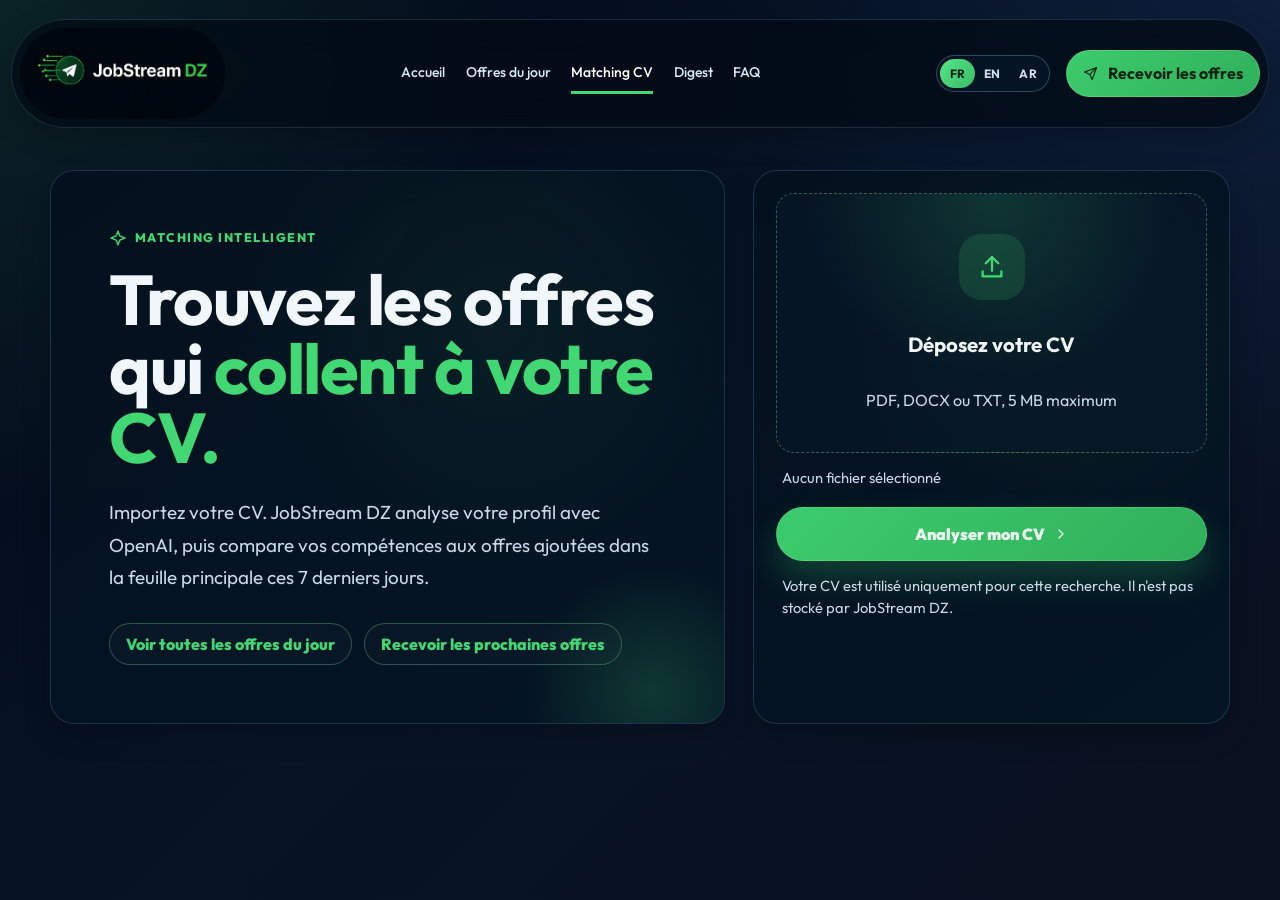
<file: cv-match/index.html>
<!doctype html>
<html lang="fr" dir="ltr">
  <head>
    <meta charset="UTF-8" />
    <meta name="viewport" content="width=device-width, initial-scale=1.0" />
    <title>JobStream DZ | Matching CV</title>
    <meta name="description" content="Importez votre CV et trouvez les offres JobStream DZ les plus pertinentes des 7 derniers jours." />
    <link rel="icon" type="image/png" href="/landing/assets/logo.png" />
    <link rel="preconnect" href="https://fonts.googleapis.com" />
    <link rel="preconnect" href="https://fonts.gstatic.com" crossorigin />
    <link
      href="https://fonts.googleapis.com/css2?family=Outfit:wght@400;500;600;700;800&family=Tajawal:wght@400;500;700;800&display=swap"
      rel="stylesheet"
    />
    <link rel="stylesheet" href="/landing/styles.css" />
    <link rel="stylesheet" href="styles.css?v=20260606-score-ring" />
  </head>
  <body>
    <svg class="icon-sprite" aria-hidden="true" focusable="false" xmlns="http://www.w3.org/2000/svg">
      <symbol id="icon-paper-plane" viewBox="0 0 24 24">
        <path d="M21.5 2.5L10.7 13.3" />
        <path d="M21.5 2.5L14.5 21.5L10.7 13.3L2.5 9.5L21.5 2.5Z" />
      </symbol>
      <symbol id="icon-menu" viewBox="0 0 24 24">
        <path d="M4 7H20" />
        <path d="M4 12H20" />
        <path d="M4 17H20" />
      </symbol>
      <symbol id="icon-close" viewBox="0 0 24 24">
        <path d="M6 6L18 18" />
        <path d="M6 18L18 6" />
      </symbol>
      <symbol id="icon-upload" viewBox="0 0 24 24">
        <path d="M12 15V4" />
        <path d="M7 9L12 4L17 9" />
        <path d="M4.5 15.5V19.5H19.5V15.5" />
      </symbol>
      <symbol id="icon-spark" viewBox="0 0 24 24">
        <path d="M12 2.8L14.4 9.2L21.2 12L14.4 14.8L12 21.2L9.6 14.8L2.8 12L9.6 9.2L12 2.8Z" />
      </symbol>
      <symbol id="icon-briefcase" viewBox="0 0 24 24">
        <rect x="3.5" y="7.5" width="17" height="12" rx="2" />
        <path d="M8.5 7.5V6.5C8.5 5.4 9.4 4.5 10.5 4.5H13.5C14.6 4.5 15.5 5.4 15.5 6.5V7.5" />
        <path d="M3.5 12.5H20.5" />
      </symbol>
      <symbol id="icon-chevron-right" viewBox="0 0 24 24">
        <path d="M9 6L15 12L9 18" />
      </symbol>
      <symbol id="icon-user" viewBox="0 0 24 24">
        <circle cx="12" cy="8" r="4" />
        <path d="M4.5 20C4.5 16.4 7.9 14 12 14C16.1 14 19.5 16.4 19.5 20" />
      </symbol>
      <symbol id="icon-bookmark" viewBox="0 0 24 24">
        <path d="M6.5 3.5H17.5V20.5L12 16.2L6.5 20.5V3.5Z" />
      </symbol>
    </svg>

    <div class="page-wrap cv-page-wrap">
      <header class="topbar">
        <a href="/landing/" class="brand" aria-label="JobStream DZ">
          <img src="/landing/assets/logo.png" alt="JobStream DZ" />
        </a>

        <div class="site-menu" id="site-menu">
          <nav class="main-nav" aria-label="Main navigation" data-i18n-aria-label="a11y.nav">
            <a href="/landing/" data-i18n="nav.home"></a>
            <a href="/jobs-today/" data-i18n="nav.jobsToday"></a>
            <a href="/cv-match/" class="is-current" aria-current="page" data-i18n="nav.cvMatch"></a>
            <a href="/landing/#live-feed" data-i18n="nav.feed"></a>
            <a href="/landing/#faq" data-i18n="nav.faq"></a>
          </nav>

          <div class="lang-switch" role="group" aria-label="Language switcher" data-i18n-aria-label="a11y.langSwitch">
            <button type="button" data-lang="fr" class="lang-btn is-active">FR</button>
            <button type="button" data-lang="en" class="lang-btn">EN</button>
            <button type="button" data-lang="ar" class="lang-btn">AR</button>
          </div>
        </div>

        <div class="topbar-actions">
          <a href="https://t.me/jobstream_dz" target="_blank" rel="noreferrer" class="join-btn">
            <svg class="icon plane" aria-hidden="true"><use href="#icon-paper-plane"></use></svg>
            <span data-i18n="nav.join"></span>
          </a>

          <button type="button" class="nav-toggle" aria-controls="site-menu" aria-expanded="false" aria-label="Menu" data-i18n-aria-label="a11y.menu">
            <svg class="icon nav-toggle-icon nav-toggle-icon-open" aria-hidden="true"><use href="#icon-menu"></use></svg>
            <svg class="icon nav-toggle-icon nav-toggle-icon-close" aria-hidden="true"><use href="#icon-close"></use></svg>
          </button>
        </div>
      </header>

      <main class="cv-main">
        <section class="cv-hero" aria-labelledby="cv-title">
          <div class="cv-hero-copy">
            <p class="cv-kicker"><svg class="icon" aria-hidden="true"><use href="#icon-spark"></use></svg><span data-i18n="cv.kicker"></span></p>
            <h1 id="cv-title" data-i18n-html="cv.title"></h1>
            <p class="cv-subtitle" data-i18n="cv.subtitle"></p>
            <div class="cv-hero-links">
              <a href="/jobs-today/" class="cv-text-link" data-i18n="cv.todayLink"></a>
              <a href="https://t.me/jobstream_dz" target="_blank" rel="noreferrer" class="cv-text-link" data-i18n="cv.telegramLink"></a>
            </div>
          </div>

          <form class="cv-upload-card" data-cv-form>
            <label class="cv-dropzone" for="cv-file">
              <span class="cv-upload-icon"><svg class="icon" aria-hidden="true"><use href="#icon-upload"></use></svg></span>
              <strong data-i18n="cv.uploadTitle"></strong>
              <span data-i18n="cv.uploadHint"></span>
              <input id="cv-file" name="cv" type="file" accept=".pdf,.docx,.txt" data-cv-file required />
            </label>
            <p class="cv-file-name" data-cv-file-name data-i18n="cv.noFile"></p>
            <button type="submit" class="cv-submit">
              <span data-submit-label data-i18n="cv.submit"></span>
              <svg class="icon" aria-hidden="true"><use href="#icon-chevron-right"></use></svg>
            </button>
            <p class="cv-privacy" data-i18n="cv.privacy"></p>
            <p class="cv-status" data-cv-status role="status" aria-live="polite"></p>
          </form>
        </section>

        <section class="cv-results-panel" data-results-panel hidden aria-labelledby="cv-results-title">
          <div class="cv-results-head">
            <div>
              <p class="cv-kicker"><svg class="icon" aria-hidden="true"><use href="#icon-briefcase"></use></svg><span data-i18n="results.kicker"></span></p>
              <h2 id="cv-results-title" data-i18n="results.title"></h2>
              <p data-results-meta></p>
            </div>
            <button type="button" class="cv-reset" data-cv-reset data-i18n="results.reset"></button>
          </div>

          <div class="cv-summary" data-candidate-summary></div>
          <div class="cv-matches" data-matches></div>
        </section>
      </main>
    </div>

    <script src="script.js?v=20260606-score-ring"></script>
  </body>
</html>
</file>
<file: landing/styles.css>
:root {
  --bg-0: #020a14;
  --bg-1: #06182c;
  --panel: rgba(7, 20, 36, 0.9);
  --panel-strong: #071f34;
  --border: rgba(108, 158, 196, 0.24);
  --text: #f1f6fb;
  --muted: #c9d8e6;
  --accent: #41d772;
  --accent-strong: #2db65a;
  --shadow: 0 10px 28px rgba(0, 0, 0, 0.22);
  --radius-xl: 16px;
  --radius-lg: 13px;
  --radius-md: 11px;
  --text-xs: 0.75rem;
  --text-sm: 0.875rem;
  --text-base: 1rem;
  --text-md: clamp(1rem, 0.94rem + 0.25vw, 1.125rem);
  --text-lg: clamp(1.125rem, 0.95rem + 0.6vw, 1.375rem);
  --text-xl: clamp(1.75rem, 1.1rem + 2.2vw, 2.75rem);
  --text-2xl: clamp(2.25rem, 1.4rem + 3.6vw, 3.75rem);
  --tracking-eyebrow: 0.14em;
  --section-gap: clamp(2.75rem, 7vw, 6.25rem);
}

* {
  box-sizing: border-box;
}

html {
  margin: 0;
  padding: 0;
  scroll-behavior: smooth;
}

body {
  margin: 0;
  padding: 0;
  overflow-x: clip;
  font-family: "Outfit", "Segoe UI", sans-serif;
  color: var(--text);
  background:
    linear-gradient(145deg, var(--bg-0) 0%, var(--bg-1) 53%, #020912 100%);
  line-height: 1.45;
  min-height: 100vh;
}

[dir="rtl"] body {
  font-family: "Tajawal", "Outfit", "Segoe UI", sans-serif;
}

.icon-sprite {
  position: absolute;
  width: 0;
  height: 0;
  overflow: hidden;
}

.icon {
  width: 1em;
  height: 1em;
  display: block;
  fill: none;
  stroke: currentColor;
  stroke-width: 1.85;
  stroke-linecap: round;
  stroke-linejoin: round;
  flex-shrink: 0;
}

.site-main {
  width: 100%;
  max-width: 100%;
  overflow-x: visible;
}

.page-wrap {
  width: min(1480px, calc(100% - 2rem));
  margin: 0 auto;
  padding: 1.2rem 0 2rem;
}

.topbar {
  position: relative;
  z-index: 20;
  display: grid;
  grid-template-columns: auto 1fr auto;
  align-items: center;
  gap: 1rem;
  padding: 0.5rem;
  border: 1px solid rgba(129, 181, 218, 0.18);
  border-radius: 999px;
  background: rgba(2, 10, 20, 0.72);
  box-shadow: var(--shadow);
  backdrop-filter: blur(18px);
}

.site-menu {
  display: flex;
  align-items: center;
  gap: 1rem;
  min-width: 0;
}

.site-menu .main-nav {
  margin-inline: auto;
}

.nav-toggle {
  display: none;
  align-items: center;
  justify-content: center;
  width: 44px;
  height: 44px;
  padding: 0;
  border: 1px solid var(--border);
  border-radius: 999px;
  color: var(--muted);
  background: var(--panel);
  box-shadow: var(--shadow);
  cursor: pointer;
  transition: transform 160ms ease, border-color 160ms ease, color 160ms ease, background 160ms ease;
}

.nav-toggle:hover {
  transform: translateY(-1px);
  color: var(--text);
  border-color: rgba(126, 233, 166, 0.42);
}

.nav-toggle[aria-expanded="true"] {
  color: var(--accent);
  border-color: rgba(126, 233, 166, 0.5);
}

.nav-toggle-icon {
  width: 1.35rem;
  height: 1.35rem;
}

.nav-toggle-icon-close {
  display: none;
}

.nav-toggle[aria-expanded="true"] .nav-toggle-icon-open {
  display: none;
}

.nav-toggle[aria-expanded="true"] .nav-toggle-icon-close {
  display: block;
}

.brand {
  display: inline-flex;
  align-items: center;
  text-decoration: none;
}

.brand img {
  width: 205px;
  height: auto;
  border-radius: 999px;
}

.main-nav {
  display: flex;
  justify-content: center;
  flex-wrap: wrap;
  gap: clamp(0.65rem, 1.6vw, 1.45rem);
}

.main-nav a {
  text-decoration: none;
  color: #d8e7f4;
  font-size: var(--text-sm);
  font-weight: 500;
  padding: 0.54rem 0;
  border-bottom: 3px solid transparent;
  transition: 150ms ease;
}

.main-nav a:hover {
  color: #ffffff;
}

.main-nav a.is-current {
  color: #ffffff;
  border-bottom-color: var(--accent);
}

.topbar-actions {
  display: inline-flex;
  align-items: center;
  gap: 0.5rem;
}

.lang-switch {
  display: inline-flex;
  align-items: center;
  border: 1px solid rgba(125, 171, 204, 0.35);
  border-radius: 999px;
  background: rgba(8, 24, 40, 0.72);
  padding: 0.2rem;
}

.lang-btn {
  border: 0;
  background: transparent;
  color: #cce0ee;
  font: inherit;
  font-weight: 700;
  font-size: var(--text-xs);
  letter-spacing: 0.03em;
  border-radius: 999px;
  padding: 0.35rem 0.58rem;
  cursor: pointer;
  transition: 150ms ease;
}

.lang-btn:hover {
  color: #ffffff;
}

.lang-btn.is-active {
  color: #042516;
  background: linear-gradient(135deg, #56e688, #3abb66);
}

.join-btn,
.btn-primary {
  display: inline-flex;
  align-items: center;
  justify-content: center;
  gap: 0.58rem;
  text-decoration: none;
  border-radius: var(--radius-md);
  font-weight: 700;
  transition: 160ms ease;
}

.join-btn {
  color: #042516;
  font-size: var(--text-base);
  padding: 0.8rem 1.15rem;
  border: 1px solid rgba(126, 233, 166, 0.3);
  background: linear-gradient(135deg, #3ccc6c, #30af5b);
  box-shadow: none;
  white-space: nowrap;
}

.topbar .join-btn {
  min-height: 44px;
  padding: 0.7rem 1rem;
  border-radius: 999px;
}

.btn-primary {
  min-height: 50px;
  padding: 0.9rem 1.35rem;
  border-radius: 999px;
  font-size: var(--text-base);
  color: #042516;
  border: 1px solid rgba(130, 234, 168, 0.28);
  background: linear-gradient(135deg, #40cf70, #31b15c);
}

.join-btn:hover,
.btn-primary:hover {
  transform: translateY(-1px);
  filter: brightness(1.05);
}

.lang-btn:focus-visible,
.join-btn:focus-visible,
.btn-primary:focus-visible,
.phone-open-trigger:focus-visible,
.phone-modal-close:focus-visible,
.phone-preview-expand:focus-visible,
.phone-mockup:focus-visible,
.nav-toggle:focus-visible,
.main-nav a:focus-visible,
.footer-nav a:focus-visible,
.brand:focus-visible,
.hero-cv-teaser:focus-visible,
.live-feed-dropdown-trigger:focus-visible,
.live-feed-search:focus-visible,
.live-feed-chip:focus-visible,
.live-feed-clear:focus-visible {
  outline: 2px solid rgba(126, 233, 166, 0.9);
  outline-offset: 2px;
}

html.phone-modal-lock,
body.phone-modal-lock {
  overflow: hidden;
}

.plane {
  width: 0.95rem;
  height: 0.95rem;
}

.hero-panel {
  position: relative;
  display: grid;
  grid-template-columns: minmax(0, 1.12fr) minmax(0, 0.88fr);
  min-height: 690px;
  margin-top: 3rem;
  border: 1px solid var(--border);
  border-radius: 28px;
  background: linear-gradient(145deg, rgba(2, 9, 18, 0.98), rgba(3, 24, 39, 0.94));
  box-shadow: var(--shadow);
  overflow: hidden;
}

.hero-panel::before {
  content: "";
  position: absolute;
  inset: 0;
  pointer-events: none;
  z-index: 1;
  background:
    linear-gradient(90deg, rgba(2, 10, 20, 0.18), transparent 48%),
    radial-gradient(circle at 80% 62%, rgba(0, 0, 0, 0.45), transparent 42%);
}

.hero-monument {
  position: absolute;
  left: 0;
  top: 0;
  width: 54%;
  height: 100%;
  object-fit: cover;
  object-position: left bottom;
  pointer-events: none;
  opacity: 0.055;
  mix-blend-mode: normal;
  filter: saturate(0.72) contrast(0.98);
  z-index: 0;
}

.hero-copy {
  position: relative;
  z-index: 3;
  display: flex;
  flex-direction: column;
  justify-content: center;
  min-width: 0;
  padding: clamp(2rem, 5vw, 5rem) clamp(1.35rem, 4vw, 4.2rem);
}

.hero-kicker {
  max-width: 52ch;
  margin: 0;
  color: var(--muted);
  letter-spacing: var(--tracking-eyebrow);
  text-transform: uppercase;
  font-size: var(--text-xs);
  font-weight: 700;
}

.hero-copy h1 {
  max-width: min(1120px, 100%);
  margin: 0.82rem 0 0;
  font-size: var(--text-2xl);
  line-height: 0.94;
  letter-spacing: 0;
  text-wrap: balance;
}

[data-lang="ar"] .hero-copy h1 {
  line-height: 1.08;
  font-size: var(--text-2xl);
}

.hero-copy h1 span {
  color: var(--accent);
}

.hero-sub {
  max-width: 66ch;
  margin: 1.25rem 0 0;
  color: var(--muted);
  font-size: var(--text-md);
}

[data-lang="ar"] .hero-sub {
  max-width: 42ch;
}

.hero-actions {
  margin-top: 1.8rem;
  display: flex;
  flex-wrap: wrap;
  gap: 0.65rem;
}

.hero-cv-teaser {
  margin-top: 1.25rem;
  display: flex;
  align-items: center;
  gap: 0.85rem;
  max-width: 440px;
  padding: 0.8rem 1rem;
  border: 1px solid rgba(132, 181, 217, 0.3);
  border-radius: var(--radius-lg);
  background: rgba(8, 24, 40, 0.78);
  color: var(--text);
  text-decoration: none;
  transition: 160ms ease;
}

.hero-cv-teaser:hover {
  transform: translateY(-1px);
  border-color: rgba(126, 233, 166, 0.45);
  background: rgba(10, 30, 49, 0.9);
}

.hero-cv-teaser-icon {
  flex: 0 0 auto;
  display: inline-flex;
  align-items: center;
  justify-content: center;
  width: 2.4rem;
  height: 2.4rem;
  border-radius: 10px;
  color: var(--accent);
  background: rgba(65, 215, 114, 0.14);
}

.hero-cv-teaser-icon .icon {
  width: 1.3rem;
  height: 1.3rem;
}

.hero-cv-teaser-copy {
  display: flex;
  flex-direction: column;
  gap: 0.12rem;
  min-width: 0;
}

.hero-cv-teaser-title {
  font-weight: 700;
  font-size: var(--text-base);
}

.hero-cv-teaser-text {
  color: var(--muted);
  font-size: var(--text-sm);
  line-height: 1.3;
}

.hero-cv-teaser-cta {
  margin-inline-start: auto;
  flex: 0 0 auto;
  display: inline-flex;
  align-items: center;
  gap: 0.28rem;
  color: var(--accent);
  font-weight: 700;
  font-size: var(--text-sm);
  white-space: nowrap;
}

.hero-cv-teaser-cta .icon {
  width: 1rem;
  height: 1rem;
}

.hero-visuals {
  position: relative;
  z-index: 2;
  min-width: 0;
  overflow: visible;
}

.map-art {
  position: absolute;
  inset-block-start: -5%;
  inset-inline-start: -8%;
  width: 118%;
  height: 112%;
  object-fit: cover;
  object-position: left center;
  opacity: 0.24;
  filter: saturate(0.9) contrast(1.22);
}

.flag-art {
  position: absolute;
  inset-inline-end: -4%;
  inset-block-start: 20%;
  width: min(360px, 44%);
  opacity: 0.14;
  filter: contrast(1.1) saturate(1.2);
}

.section-intro {
  display: grid;
  gap: 0.32rem;
}

.section-intro h2 {
  margin: 0;
  font-size: var(--text-xl);
  line-height: 1.1;
}

.section-intro p {
  margin: 0;
  color: var(--muted);
  font-size: var(--text-base);
  max-width: 70ch;
}

.live-feed-panel {
  position: relative;
  isolation: isolate;
  display: grid;
  grid-template-columns: minmax(260px, 0.78fr) minmax(0, 1.22fr);
  gap: clamp(1.5rem, 4vw, 3.5rem);
  align-items: start;
  margin-top: var(--section-gap);
  padding: clamp(2.25rem, 5vw, 4rem) 0;
  scroll-margin-top: 6rem;
}

.live-feed-panel::before {
  content: "";
  position: absolute;
  inset-block: 0;
  inset-inline: calc(50% - 50vw);
  z-index: -1;
  border-block: 1px solid rgba(126, 233, 166, 0.12);
  background:
    radial-gradient(ellipse 55% 70% at 12% 0%, rgba(65, 215, 114, 0.07), transparent 70%),
    linear-gradient(180deg, #04111d, #061a2b);
  pointer-events: none;
}

.live-feed-head {
  position: sticky;
  top: clamp(5rem, 12vh, 8rem);
  display: flex;
  flex-direction: column;
  gap: 1.1rem;
  padding-block: clamp(0.6rem, 2vw, 1.6rem);
}

.live-feed-body {
  min-width: 0;
}

.live-feed-intro {
  display: flex;
  flex-direction: column;
  align-items: start;
  gap: 0.55rem;
}

.live-feed-title-wrap {
  display: grid;
  row-gap: 0.2rem;
}

.live-feed-title-wrap h2 {
  margin: 0;
}

.live-feed-status {
  margin: 0;
  display: grid;
  justify-items: start;
  gap: 0.18rem;
  text-align: start;
}

.live-feed-status-main {
  color: #7fe5ab;
  font-size: var(--text-base);
  font-weight: 600;
  display: inline-flex;
  align-items: center;
  gap: 0.38rem;
}

.live-feed-status-dot {
  width: 0.52rem;
  height: 0.52rem;
  border-radius: 999px;
  background: #7fe5ab;
  box-shadow: 0 0 0 3px rgba(127, 229, 171, 0.14);
  flex-shrink: 0;
}

.live-feed-status-date {
  color: #d4deea;
  font-size: var(--text-sm);
}

.sr-only {
  position: absolute;
  width: 1px;
  height: 1px;
  padding: 0;
  margin: -1px;
  overflow: hidden;
  clip: rect(0 0 0 0);
  white-space: nowrap;
  border: 0;
}

.live-feed-controls {
  margin-top: 0.95rem;
  display: flex;
  flex-direction: column;
  align-items: stretch;
  gap: 0.7rem;
}

.live-feed-controls[hidden] {
  display: none;
}

.live-feed-controls-top {
  display: flex;
  flex-wrap: wrap;
  align-items: center;
  gap: 0.55rem;
}

.live-feed-facets {
  display: flex;
  flex-direction: column;
  gap: 0.6rem;
}

.live-feed-facet {
  display: flex;
  flex-wrap: wrap;
  align-items: center;
  gap: 0.45rem 0.6rem;
}

.live-feed-facet[hidden] {
  display: none;
}

.live-feed-facet-label {
  flex: 0 0 auto;
  font-size: var(--text-xs);
  font-weight: 600;
  letter-spacing: var(--tracking-eyebrow);
  text-transform: uppercase;
  color: var(--muted);
}

.live-feed-dropdown {
  position: relative;
  flex: 0 1 auto;
  min-width: 0;
}

.live-feed-dropdown-trigger {
  display: inline-flex;
  align-items: center;
  gap: 0.45rem;
  max-width: 18rem;
  padding: 0.42rem 0.85rem;
  border: 1px solid var(--border);
  border-radius: 999px;
  background: rgba(7, 24, 40, 0.8);
  color: var(--text);
  font: inherit;
  font-size: var(--text-sm);
  cursor: pointer;
}

.live-feed-dropdown-trigger:hover {
  border-color: rgba(126, 233, 166, 0.5);
}

.live-feed-dropdown-value {
  overflow: hidden;
  text-overflow: ellipsis;
  white-space: nowrap;
}

.live-feed-dropdown-caret {
  flex: 0 0 auto;
  width: 0.7rem;
  height: 0.7rem;
  transition: transform 0.2s ease;
}

.live-feed-dropdown.is-open .live-feed-dropdown-caret {
  transform: rotate(180deg);
}

.live-feed-dropdown-panel {
  position: absolute;
  top: calc(100% + 0.4rem);
  inset-inline-start: 0;
  z-index: 40;
  min-width: 14rem;
  max-width: min(24rem, 84vw);
  max-height: 17rem;
  overflow-y: auto;
  display: flex;
  flex-direction: column;
  gap: 0.25rem;
  padding: 0.45rem;
  border: 1px solid var(--border);
  border-radius: var(--radius-md);
  background: var(--panel-strong);
  box-shadow: var(--shadow);
}

.live-feed-dropdown-panel[hidden] {
  display: none;
}

.live-feed-dropdown-panel .live-feed-chip {
  width: 100%;
  text-align: start;
  border-radius: 8px;
  white-space: normal;
}

.live-feed-search {
  flex: 1 1 14rem;
  min-width: 0;
  padding: 0.6rem 0.95rem;
  border: 1px solid var(--border);
  border-radius: 999px;
  background: rgba(4, 18, 32, 0.85);
  color: var(--text);
  font: inherit;
  font-size: var(--text-base);
}

.live-feed-search::placeholder {
  color: var(--muted);
}

.live-feed-chips {
  display: flex;
  flex-wrap: wrap;
  gap: 0.4rem;
}

.live-feed-chip {
  padding: 0.42rem 0.85rem;
  border: 1px solid var(--border);
  border-radius: 999px;
  background: rgba(7, 24, 40, 0.8);
  color: var(--muted);
  font: inherit;
  font-size: var(--text-sm);
  cursor: pointer;
  transition:
    color 220ms ease,
    border-color 220ms ease,
    background-color 220ms ease;
}

.live-feed-chip:hover {
  color: var(--text);
  border-color: rgba(126, 233, 166, 0.5);
}

.live-feed-chip.is-active {
  color: #04130a;
  border-color: var(--accent);
  background: var(--accent);
  font-weight: 600;
}

.live-feed-clear {
  margin-inline-start: auto;
  padding: 0.42rem 0.7rem;
  border: 0;
  border-radius: 999px;
  background: transparent;
  color: #7fe5ab;
  font: inherit;
  font-size: var(--text-sm);
  cursor: pointer;
  text-decoration: underline;
  text-underline-offset: 3px;
}

.live-feed-grid {
  display: grid;
  grid-template-columns: repeat(2, minmax(0, 1fr));
  gap: 0.9rem;
}

.live-job-card {
  position: relative;
  display: flex;
  flex-direction: column;
  gap: 0.85rem;
  padding: 1rem 1.05rem;
  border: 1px solid var(--border);
  border-radius: var(--radius-lg);
  background: linear-gradient(180deg, rgba(10, 30, 48, 0.94), rgba(7, 22, 37, 0.94));
  transform: translateZ(0);
  transition:
    transform 700ms cubic-bezier(0.16, 1, 0.3, 1),
    border-color 420ms ease,
    box-shadow 420ms ease,
    background-color 420ms ease;
}

.live-job-card.is-linked {
  cursor: pointer;
}

.live-job-card h3 {
  margin: 0;
  font-size: var(--text-md);
  line-height: 1.28;
}

.live-job-topline {
  display: flex;
  align-items: center;
  justify-content: space-between;
  gap: 0.52rem;
}

.live-job-company {
  margin: 0.2rem 0 0;
  color: var(--muted);
  font-size: var(--text-sm);
}

.live-job-title-link {
  color: inherit;
  text-decoration: none;
}

.live-job-title-link::after {
  content: "";
  position: absolute;
  inset: 0;
  border-radius: inherit;
}

.live-job-title-link:focus-visible {
  outline: none;
}

.live-job-title-link:focus-visible::after {
  outline: 2px solid rgba(126, 233, 166, 0.9);
  outline-offset: 2px;
}

.live-job-chips {
  margin: 0;
  padding: 0;
  list-style: none;
  display: flex;
  flex-wrap: wrap;
  gap: 0.4rem;
}

.live-job-chip {
  padding: 0.22rem 0.6rem;
  border: 1px solid rgba(108, 158, 196, 0.22);
  border-radius: 999px;
  background: rgba(255, 255, 255, 0.03);
  color: var(--muted);
  font-size: var(--text-xs);
  line-height: 1.4;
}

.live-job-footer {
  margin-top: auto;
  padding-top: 0.75rem;
  border-top: 1px solid rgba(108, 158, 196, 0.14);
}

.live-job-source {
  color: var(--text);
  margin: 0;
  border-radius: 999px;
  border: 1px solid rgba(83, 180, 130, 0.4);
  background: rgba(24, 88, 60, 0.3);
  padding: 0.25rem 0.52rem;
  font-size: var(--text-xs);
  font-weight: 700;
  letter-spacing: 0.08em;
  text-transform: uppercase;
}

.live-job-source.source-linkedin {
  border-color: rgba(79, 170, 224, 0.46);
  background: rgba(31, 86, 122, 0.34);
}

.live-job-source.source-emploitic {
  border-color: rgba(157, 124, 249, 0.48);
  background: rgba(90, 59, 154, 0.34);
}

.live-job-source.source-naukrigulf {
  border-color: rgba(132, 104, 240, 0.48);
  background: rgba(66, 46, 138, 0.34);
}

.live-job-source.source-jobdz {
  border-color: rgba(237, 166, 96, 0.5);
  background: rgba(137, 75, 24, 0.35);
}

.live-job-source.source-jobindz {
  border-color: rgba(237, 166, 96, 0.5);
  background: rgba(137, 75, 24, 0.35);
}

.live-job-age {
  position: relative;
  z-index: 1;
  margin: 0;
  color: #d3deea;
  font-size: var(--text-xs);
  white-space: nowrap;
}

.live-job-cta {
  display: inline-flex;
  align-items: center;
  gap: 0.4rem;
  color: var(--accent);
  font-size: var(--text-sm);
  font-weight: 700;
}

.live-job-cta .icon {
  width: 1rem;
  height: 1rem;
  transition: transform 220ms ease;
}

[dir="rtl"] .live-job-cta .icon {
  transform: scaleX(-1);
}

.live-feed-more {
  margin-top: 1.25rem;
  display: inline-flex;
  align-items: center;
  gap: 0.5rem;
  color: #49db7e;
  text-decoration: none;
  font-size: var(--text-md);
  font-weight: 700;
}

.live-feed-more-icon,
.live-feed-more-arrow {
  display: inline-grid;
  place-items: center;
  transition: transform 700ms cubic-bezier(0.16, 1, 0.3, 1);
}

.live-feed-more-icon .icon {
  width: 1.02rem;
  height: 1.02rem;
}

.live-feed-more-arrow .icon {
  width: 1.08rem;
  height: 1.08rem;
}

.live-feed-empty {
  margin: 0;
  color: var(--muted);
  font-size: var(--text-sm);
  grid-column: 1 / -1;
  border: 1px dashed rgba(109, 165, 199, 0.28);
  border-radius: var(--radius-md);
  padding: 1rem;
  text-align: center;
}

.bottom-banner {
  position: relative;
  margin-top: var(--section-gap);
  border-radius: var(--radius-lg);
  border: 1px solid var(--border);
  background: #061522;
  overflow: hidden;
  min-height: 116px;
  display: grid;
  place-items: center;
}

.skyline {
  position: absolute;
  bottom: 0;
  opacity: 0.18;
  pointer-events: none;
  transform-origin: center bottom;
}

.skyline-left {
  left: 0;
  width: min(470px, 32%);
}

.skyline-right {
  right: 0;
  width: min(420px, 29%);
}

.banner-content {
  text-align: center;
  position: relative;
  z-index: 1;
  padding: 0.8rem 1rem 0.74rem;
}

.banner-content h2 {
  margin: 0;
  font-size: var(--text-xl);
}

.banner-content p {
  margin: 0.28rem 0 0.68rem;
  color: #e8f0f8;
  font-size: var(--text-base);
}

.banner-btn {
  padding-inline: 1.55rem;
}

.banner-content small {
  display: block;
  margin-top: 0.34rem;
  color: #c8d6e3;
  font-size: var(--text-sm);
}

.site-footer {
  margin-top: 2.5rem;
  padding: 1.5rem 0.5rem 0.5rem;
  border-top: 1px solid var(--border);
  display: flex;
  flex-wrap: wrap;
  align-items: center;
  justify-content: space-between;
  gap: 1rem 1.5rem;
}

.site-footer .brand img {
  width: 150px;
}

.footer-nav {
  display: flex;
  flex-wrap: wrap;
  gap: 0.5rem 1.25rem;
}

.footer-nav a {
  color: #d8e7f4;
  text-decoration: none;
  font-size: var(--text-sm);
  padding: 0.35rem 0;
  transition: 150ms ease;
}

.footer-nav a:hover {
  color: #ffffff;
}

.footer-copyright {
  flex-basis: 100%;
  color: #c8d6e3;
  font-size: var(--text-sm);
}

.phone-mockup {
  --phone-tilt: 2deg;
  position: absolute;
  inset-inline-end: clamp(0.6rem, 3vw, 3rem);
  inset-block-start: 10%;
  z-index: 5;
  width: min(390px, 56%);
  min-width: 280px;
  overflow: visible;
  color: inherit;
  text-decoration: none;
  cursor: pointer;
  touch-action: manipulation;
  filter: drop-shadow(0 18px 28px rgba(0, 0, 0, 0.4));
}

.phone-modal-backdrop {
  position: fixed;
  inset: 0;
  z-index: 1000;
  opacity: 0;
  background: rgba(0, 8, 14, 0.68);
  backdrop-filter: blur(18px) saturate(1.18);
  -webkit-backdrop-filter: blur(18px) saturate(1.18);
}

.phone-modal-backdrop[hidden] {
  display: none;
}

.phone-open-trigger {
  position: absolute;
  inset: 0;
  z-index: 7;
  border: 0;
  border-radius: 42px;
  background: transparent;
  cursor: pointer;
}

.phone-modal-close {
  position: absolute;
  inset-block-start: -0.35rem;
  inset-inline-end: -0.35rem;
  z-index: 12;
  width: 2.55rem;
  height: 2.55rem;
  border: 1px solid rgba(126, 233, 166, 0.38);
  border-radius: 999px;
  color: #eafff3;
  background: rgba(4, 18, 29, 0.92);
  box-shadow: 0 16px 38px rgba(0, 0, 0, 0.38);
  cursor: pointer;
  font: inherit;
  font-size: 1.5rem;
  font-weight: 800;
  line-height: 1;
}

.phone-tap-hint {
  position: absolute;
  inset-inline-end: clamp(0.35rem, 2vw, 1rem);
  inset-block-start: -0.55rem;
  z-index: 8;
  display: inline-flex;
  align-items: center;
  gap: 0.38rem;
  padding: 0.5rem 0.72rem;
  border: 1px solid rgba(126, 233, 166, 0.46);
  border-radius: 999px;
  color: #eafff3;
  background: rgba(8, 38, 29, 0.92);
  box-shadow: 0 12px 28px rgba(0, 0, 0, 0.34), 0 0 0 0 rgba(126, 233, 166, 0.18);
  pointer-events: none;
  font-size: clamp(0.68rem, 1.1vw, 0.78rem);
  font-weight: 800;
  line-height: 1;
  white-space: nowrap;
  animation: none;
}

.phone-tap-hint::before {
  content: "";
  width: 0.48rem;
  height: 0.48rem;
  border-radius: 999px;
  background: #7fe5ab;
  box-shadow: 0 0 0 4px rgba(127, 229, 171, 0.13);
}

.phone-mockup.is-modal-open .phone-tap-hint {
  display: none;
}

.phone-mockup.is-modal-open {
  position: fixed;
  inset: auto;
  inset-inline: auto;
  top: 50%;
  left: 50%;
  width: min(430px, calc(100vw - 1.5rem));
  min-width: 0;
  z-index: 1002;
  overflow: visible;
  cursor: default;
  transform: translate(-50%, -50%);
}

.phone-mockup.is-modal-open .phone-open-trigger {
  pointer-events: none;
  opacity: 0;
}

.phone-mockup.is-modal-open .phone-shell {
  transform: rotate(0deg);
}

.phone-shell {
  position: relative;
  overflow: hidden;
  padding: 0.62rem;
  border: 1px solid rgba(129, 181, 218, 0.34);
  border-radius: 42px;
  background:
    linear-gradient(145deg, rgba(202, 230, 249, 0.22), rgba(8, 28, 46, 0.08) 32%, rgba(0, 0, 0, 0.74)),
    #050b12;
  box-shadow:
    inset 0 0 0 1px rgba(255, 255, 255, 0.06),
    inset 0 -26px 34px rgba(0, 0, 0, 0.46);
  transform: rotate(var(--phone-tilt));
  transform-origin: center;
  transition: transform 420ms cubic-bezier(0.16, 1, 0.3, 1), box-shadow 420ms ease;
}

.phone-bezel {
  position: relative;
  overflow: hidden;
  padding: 0.52rem;
  border-radius: 34px;
  background: #020710;
  box-shadow: inset 0 0 0 1px rgba(126, 233, 166, 0.1);
}

.phone-speaker {
  position: absolute;
  inset-block-start: 0.58rem;
  inset-inline: 50% auto;
  z-index: 4;
  width: 4.6rem;
  height: 0.34rem;
  border-radius: 999px;
  background: rgba(158, 190, 214, 0.18);
  transform: translateX(-50%);
}

.phone-screen {
  position: relative;
  isolation: isolate;
  height: clamp(420px, 49vw, 540px);
  overflow: hidden;
  scrollbar-width: none;
  -ms-overflow-style: none;
  display: flex;
  flex-direction: column;
  gap: 0.72rem;
  padding: 1.45rem 0.9rem 0.9rem;
  border: 1px solid rgba(108, 158, 196, 0.2);
  border-radius: 28px;
  background:
    linear-gradient(180deg, #071a2b 0%, #03111f 100%);
}

.phone-screen-glow {
  position: absolute;
  inset: 0;
  z-index: -1;
  pointer-events: none;
  background: linear-gradient(180deg, rgba(255, 255, 255, 0.03), transparent 20%);
}

.phone-preview-header {
  display: flex;
  align-items: flex-start;
  justify-content: space-between;
  gap: 0.7rem;
}

.phone-preview-kicker {
  margin: 0;
  color: var(--muted);
  font-size: 0.68rem;
  font-weight: 800;
  letter-spacing: 0.12em;
  text-transform: uppercase;
}

.phone-preview-title {
  margin: 0.2rem 0 0;
  font-size: 1.14rem;
  line-height: 1;
}

.phone-preview-badge {
  display: inline-flex;
  align-items: center;
  gap: 0.34rem;
  padding: 0.34rem 0.52rem;
  border: 1px solid rgba(126, 233, 166, 0.34);
  border-radius: 999px;
  color: #a0f4c3;
  background: rgba(31, 111, 73, 0.22);
  font-size: 0.66rem;
  font-weight: 800;
  letter-spacing: 0.08em;
  text-transform: uppercase;
  white-space: nowrap;
}

.phone-preview-badge::before {
  content: "";
  width: 0.42rem;
  height: 0.42rem;
  border-radius: 999px;
  background: #7fe5ab;
  box-shadow: 0 0 0 4px rgba(127, 229, 171, 0.13);
}

.phone-mockup[data-phone-mode="fallback"] .phone-preview-badge,
.phone-mockup[data-phone-mode="loading"] .phone-preview-badge {
  border-color: rgba(132, 181, 217, 0.32);
  color: #cfe1ee;
  background: rgba(51, 91, 122, 0.24);
}

.phone-mockup[data-phone-mode="fallback"] .phone-preview-badge::before,
.phone-mockup[data-phone-mode="loading"] .phone-preview-badge::before {
  background: #8fb4cf;
  box-shadow: 0 0 0 4px rgba(143, 180, 207, 0.12);
}

.phone-preview-status {
  margin: 0;
  color: var(--muted);
  min-height: 2.35em;
  font-size: 0.76rem;
  line-height: 1.32;
}

.phone-preview-list {
  display: grid;
  gap: 0.58rem;
  overflow: hidden;
}

.phone-mockup.is-modal-open .phone-screen {
  height: min(74vh, 620px);
}

.phone-mockup.is-modal-open .phone-preview-list {
  flex: 1 1 auto;
  min-height: 0;
  padding-inline-end: 0.15rem;
}

.phone-mockup.is-modal-open.is-expanded .phone-preview-list {
  overflow-y: auto;
  overscroll-behavior: contain;
  -webkit-overflow-scrolling: touch;
  scrollbar-width: thin;
  scrollbar-color: rgba(126, 233, 166, 0.42) transparent;
}

.phone-mockup.is-modal-open.is-expanded .phone-preview-list::-webkit-scrollbar {
  width: 6px;
  height: 6px;
  display: block;
}

.phone-mockup.is-modal-open.is-expanded .phone-preview-list::-webkit-scrollbar-thumb {
  border-radius: 999px;
  background: rgba(126, 233, 166, 0.42);
}

.phone-job-card {
  position: relative;
  overflow: hidden;
  padding: 0.72rem;
  border: 1px solid rgba(109, 165, 199, 0.22);
  border-radius: 17px;
  background:
    linear-gradient(135deg, rgba(255, 255, 255, 0.045), transparent 44%),
    rgba(5, 21, 36, 0.82);
  box-shadow: inset 0 1px 0 rgba(255, 255, 255, 0.04);
}

.phone-job-card h3 {
  margin: 0;
  font-size: clamp(0.86rem, 1.05vw, 1rem);
  line-height: 1.18;
}

.phone-job-meta {
  margin: 0.38rem 0 0;
  color: var(--muted);
  font-size: 0.73rem;
  line-height: 1.3;
}

.phone-job-row {
  margin-top: 0.56rem;
  display: flex;
  align-items: center;
  justify-content: space-between;
  gap: 0.5rem;
}

.phone-job-source {
  min-width: 0;
  overflow: hidden;
  text-overflow: ellipsis;
  white-space: nowrap;
  padding: 0.23rem 0.45rem;
  border: 1px solid var(--border);
  border-radius: 999px;
  color: var(--muted);
  background: #142738;
  font-size: 0.63rem;
  font-weight: 800;
  letter-spacing: 0.08em;
  text-transform: uppercase;
}

.phone-job-time {
  flex: 0 0 auto;
  margin: 0;
  color: var(--muted);
  font-size: 0.68rem;
}

.phone-preview-empty {
  margin: 0;
  padding: 1rem 0.8rem;
  border: 1px dashed rgba(109, 165, 199, 0.28);
  border-radius: 17px;
  background: rgba(5, 21, 36, 0.58);
  color: var(--muted);
  font-size: 0.8rem;
  text-align: center;
}

.phone-job-skeleton {
  border: 1px dashed rgba(109, 165, 199, 0.28);
  border-radius: 17px;
  background: rgba(5, 21, 36, 0.58);
  height: 5.45rem;
  overflow: hidden;
  position: relative;
}

.phone-job-skeleton::after {
  content: "";
  position: absolute;
  inset: 0;
  background: linear-gradient(90deg, transparent, rgba(255, 255, 255, 0.08), transparent);
  animation: phone-skeleton-sweep 1.4s ease-in-out infinite;
}

.phone-preview-expand {
  display: inline-flex;
  align-items: center;
  justify-content: center;
  min-height: 38px;
  border: 1px solid rgba(126, 233, 166, 0.32);
  border-radius: 999px;
  color: #a7f5c6;
  background: rgba(26, 94, 64, 0.22);
  cursor: pointer;
  font: inherit;
  font-size: 0.78rem;
  font-weight: 800;
  text-decoration: none;
}

.phone-preview-expand:hover {
  border-color: rgba(126, 233, 166, 0.56);
  background: rgba(31, 111, 73, 0.34);
}

.phone-preview-expand[hidden] {
  display: none;
}

@keyframes phone-skeleton-sweep {
  from {
    transform: translateX(-100%);
  }

  to {
    transform: translateX(100%);
  }
}

.phone-preview-cta {
  margin-top: auto;
  min-height: 44px;
  display: inline-flex;
  align-items: center;
  justify-content: center;
  gap: 0.42rem;
  border: 1px solid rgba(77, 170, 224, 0.36);
  border-radius: 999px;
  color: #eaf7ff;
  background: linear-gradient(135deg, rgba(54, 152, 214, 0.92), rgba(41, 121, 184, 0.92));
  text-decoration: none;
  font-size: 0.86rem;
  font-weight: 800;
  cursor: pointer;
}

.phone-preview-cta:hover {
  filter: brightness(1.06);
}

.phone-preview-cta .icon {
  width: 0.92rem;
  height: 0.92rem;
}

.story-panel,
.proof-panel,
.faq-panel {
  display: grid;
  grid-template-columns: minmax(260px, 0.78fr) minmax(0, 1.22fr);
  gap: clamp(1.5rem, 5vw, 5rem);
  align-items: start;
  margin-top: var(--section-gap);
  padding: clamp(1.4rem, 3vw, 2.4rem);
  border: 1px solid rgba(108, 158, 196, 0.2);
  border-radius: 30px;
  background: #061522;
  box-shadow: var(--shadow);
}

.story-panel,
.proof-panel {
  padding-inline: 0;
  border: 0;
  border-radius: 0;
  background: transparent;
  box-shadow: none;
}

.story-head,
.proof-head,
.faq-head {
  position: sticky;
  top: clamp(5rem, 12vh, 8rem);
  max-width: 560px;
  padding-block: clamp(0.5rem, 2vw, 1.5rem);
}

.story-eyebrow,
.proof-eyebrow,
.faq-eyebrow {
  margin: 0 0 0.9rem;
  font-size: var(--text-xs);
  font-weight: 600;
  letter-spacing: var(--tracking-eyebrow);
  text-transform: uppercase;
  color: var(--muted);
}

.story-head h2,
.proof-head h2,
.faq-head h2 {
  margin: 0;
  font-size: var(--text-xl);
  line-height: 1.05;
  letter-spacing: 0;
}

.proof-head h2 span {
  color: var(--text);
}

.story-reveal,
.proof-reveal,
.faq-reveal {
  max-width: 42ch;
  margin: 1.2rem 0 0;
  color: var(--muted);
  font-size: var(--text-md);
}

.story-pipeline,
.proof-pipeline,
.faq-pipeline {
  --progress: 1;
  position: relative;
  margin: 0;
  padding: clamp(0.5rem, 2vw, 1.5rem) 0;
  list-style: none;
}

.story-pipeline::before,
.proof-pipeline::before,
.faq-pipeline::before {
  content: "";
  position: absolute;
  inset-block: 1.8rem;
  inset-inline-start: calc(1.4rem - 1px);
  width: 2px;
  border-radius: 2px;
  pointer-events: none;
  background:
    linear-gradient(#7898b0, #7898b0) top / 100% calc(var(--progress) * 100%) no-repeat,
    var(--border);
}

.story-step,
.proof-step,
.faq-step {
  position: relative;
  display: grid;
  grid-template-columns: 2.8rem minmax(0, 1fr);
  gap: clamp(0.9rem, 2vw, 1.6rem);
  align-items: start;
  padding-block: clamp(1rem, 2.5vw, 1.75rem);
}

.story-step-index,
.proof-step-index,
.faq-step-index {
  position: relative;
  z-index: 1;
  display: inline-flex;
  align-items: center;
  justify-content: center;
  width: 2.8rem;
  height: 2.8rem;
  border: 1px solid var(--border);
  border-radius: 50%;
  background: var(--panel-strong);
  color: var(--muted);
  font-size: var(--text-sm);
  font-weight: 600;
  font-variant-numeric: tabular-nums;
  transition:
    color 400ms ease,
    border-color 400ms ease,
    box-shadow 400ms ease,
    transform 400ms ease;
}

.story-step.is-active .story-step-index,
.proof-step.is-active .proof-step-index,
.faq-step.is-active .faq-step-index {
  color: var(--text);
  border-color: #7898b0;
}

.story-step-body,
.proof-step-body,
.faq-step-body {
  padding-top: 0.3rem;
}

.story-step-body h3,
.proof-step-body h3,
.faq-step-body h3 {
  margin: 0;
  font-size: var(--text-lg);
  line-height: 1.2;
  letter-spacing: 0;
}

.story-step-body p,
.proof-step-body p,
.faq-step-body p {
  max-width: 46ch;
  margin: 0.7rem 0 0;
  color: var(--muted);
  font-size: var(--text-base);
  line-height: 1.55;
}

[dir="rtl"] .hero-copy,
[dir="rtl"] .section-intro,
[dir="rtl"] .live-job-card,
[dir="rtl"] .phone-screen,
[dir="rtl"] .phone-job-card,
[dir="rtl"] .phone-preview-status,
[dir="rtl"] .story-head,
[dir="rtl"] .story-step-body,
[dir="rtl"] .proof-head,
[dir="rtl"] .proof-step-body,
[dir="rtl"] .faq-head,
[dir="rtl"] .faq-step-body {
  text-align: right;
}

[dir="rtl"] .topbar-actions {
  flex-direction: row-reverse;
}

[dir="rtl"] .phone-mockup {
  --phone-tilt: -2deg;
}

[dir="rtl"] .phone-speaker {
  transform: translateX(50%);
}

[dir="rtl"] .hero-cv-teaser-cta .icon,
[dir="rtl"] .phone-preview-cta .icon {
  transform: scaleX(-1);
}

@media (hover: hover) {
  .live-job-card.is-linked:hover {
    transform: translateY(-3px);
    border-color: rgba(126, 233, 166, 0.38);
    box-shadow: 0 14px 30px rgba(1, 10, 20, 0.45);
  }

  .live-job-card.is-linked:hover .live-job-cta .icon {
    transform: translateX(3px);
  }

  [dir="rtl"] .live-job-card.is-linked:hover .live-job-cta .icon {
    transform: scaleX(-1) translateX(3px);
  }

  .live-feed-more:hover .live-feed-more-icon,
  .live-feed-more:hover .live-feed-more-arrow {
    transform: scale(1.08);
  }

  .phone-mockup:not(.is-modal-open):hover .phone-shell,
  .phone-mockup:not(.is-modal-open):focus-within .phone-shell {
    transform: rotate(var(--phone-tilt)) translateY(-6px) scale(1.012);
  }

  .phone-mockup:not(.is-modal-open):hover .phone-tap-hint,
  .phone-mockup:not(.is-modal-open):focus-within .phone-tap-hint {
    transform: translateY(-2px);
  }
}

@media (max-width: 1380px) {
  .page-wrap {
    width: min(1480px, calc(100% - 1.4rem));
  }

  .hero-monument {
    width: 56%;
  }
}

@media (max-width: 1180px) {
  .topbar {
    gap: 0.72rem;
  }

  .brand img {
    width: 160px;
  }

  .main-nav {
    gap: 0.75rem;
  }

  .main-nav a {
    font-size: var(--text-sm);
  }

  .topbar .join-btn {
    padding-inline: 0.82rem;
    font-size: var(--text-sm);
  }

  .hero-panel {
    grid-template-columns: 1fr;
    min-height: 0;
  }

  .hero-copy h1,
  [data-lang="ar"] .hero-copy h1 {
    font-size: var(--text-2xl);
  }

  .hero-monument {
    width: 100%;
    height: 56%;
    top: auto;
    bottom: 0;
    opacity: 0.06;
  }

  .hero-visuals {
    min-height: 500px;
    overflow: hidden;
    border-top: 1px solid rgba(86, 134, 169, 0.18);
  }

  .phone-mockup {
    inset-inline-end: clamp(1rem, 5vw, 3rem);
    inset-block-start: 2.2rem;
    width: min(360px, 42%);
    min-width: 276px;
  }

  .phone-mockup.is-modal-open {
    width: min(430px, calc(100vw - 1.5rem));
    min-width: 0;
  }

  .phone-screen {
    height: 440px;
  }
}

@media (max-width: 860px) {
  .page-wrap {
    width: min(100% - 1rem, 1480px);
    padding-top: 0.7rem;
  }

  .topbar {
    grid-template-columns: auto minmax(0, 1fr);
    justify-items: center;
    gap: 0.35rem;
  }

  .brand img {
    width: 132px;
  }

  .nav-toggle {
    display: inline-flex;
    flex: 0 0 auto;
  }

  .site-menu {
    position: absolute;
    inset-inline: 0;
    inset-block-start: calc(100% + 0.5rem);
    flex-direction: column;
    align-items: stretch;
    gap: 0.65rem;
    padding: 0.85rem;
    border: 1px solid var(--border);
    border-radius: var(--radius-xl);
    background: #061522;
    box-shadow: 0 26px 64px rgba(0, 0, 0, 0.5);
    backdrop-filter: blur(18px);
    z-index: 60;
    opacity: 0;
    visibility: hidden;
    transform: translateY(-8px);
    transition: opacity 180ms ease, transform 180ms ease, visibility 180ms ease;
  }

  .site-menu.is-open {
    opacity: 1;
    visibility: visible;
    transform: translateY(0);
  }

  .site-menu .main-nav {
    margin-inline: 0;
    flex-direction: column;
    align-items: stretch;
    gap: 0.15rem;
    padding-block-end: 0.65rem;
    border-block-end: 1px solid var(--border);
  }

  .site-menu .main-nav a {
    font-size: var(--text-base);
    padding: 0.72rem 0.8rem;
    border-bottom: 0;
    border-radius: var(--radius-md);
    transition: background 150ms ease, color 150ms ease;
  }

  .site-menu .main-nav a:hover {
    background: rgba(255, 255, 255, 0.05);
  }

  .site-menu .main-nav a.is-current {
    color: #eafff3;
    font-weight: 600;
    background: rgba(65, 215, 114, 0.16);
    border-inline-start: 3px solid var(--accent);
  }

  .site-menu .lang-switch {
    align-self: stretch;
    justify-content: center;
    padding: 0.25rem;
  }

  .site-menu .lang-btn {
    flex: 1;
    min-height: 44px;
    padding: 0.5rem;
    font-size: var(--text-sm);
  }

  .topbar-actions {
    min-width: 0;
    justify-content: end;
  }

  [dir="rtl"] .topbar-actions {
    flex-direction: row;
  }

  .topbar .join-btn {
    min-width: 0;
    flex: 0 1 auto;
    min-height: 42px;
    padding: 0.58rem 0.9rem;
    font-size: var(--text-sm);
    white-space: normal;
    text-align: center;
  }

  .topbar .join-btn span {
    overflow-wrap: anywhere;
  }

  .topbar .join-btn .icon {
    flex: 0 0 auto;
  }

  .hero-panel {
    margin-top: 1rem;
    border-radius: 24px;
  }

  .hero-copy {
    padding: 1.8rem 1.1rem 1.2rem;
  }

  .hero-copy h1,
  [data-lang="ar"] .hero-copy h1 {
    font-size: var(--text-2xl);
    line-height: 0.98;
  }

  .hero-sub {
    font-size: var(--text-base);
  }

  .hero-actions {
    display: grid;
    grid-template-columns: 1fr;
  }

  .hero-visuals {
    min-height: 510px;
  }

  .map-art {
    width: 112%;
    inset-inline-start: -16%;
  }

  .phone-mockup {
    inset-inline-end: 0.7rem;
    inset-block-start: 1.2rem;
    width: min(305px, 58%);
    min-width: 238px;
  }

  .phone-mockup.is-modal-open {
    width: min(390px, calc(100vw - 1rem));
    min-width: 0;
  }

  .phone-screen {
    height: 445px;
    gap: 0.5rem;
    padding: 1.35rem 0.72rem 0.72rem;
  }

  .phone-preview-kicker,
  .phone-preview-badge {
    font-size: 0.58rem;
  }

  .phone-preview-title {
    font-size: 0.98rem;
  }

  .phone-preview-status,
  .phone-job-meta,
  .phone-preview-empty {
    font-size: 0.68rem;
  }

  .phone-job-card {
    padding: 0.58rem;
  }

  .phone-job-card h3 {
    font-size: 0.82rem;
  }

  .phone-job-row {
    margin-top: 0.44rem;
  }

  .phone-preview-cta {
    min-height: 38px;
    font-size: 0.76rem;
  }

  .phone-preview-expand {
    min-height: 36px;
    font-size: 0.72rem;
  }

  .flag-art {
    width: min(220px, 48%);
  }

  .proof-panel,
  .live-feed-panel,
  .story-panel,
  .faq-panel,
  .bottom-banner {
    margin-top: var(--section-gap);
  }

  .live-feed-grid {
    grid-template-columns: 1fr;
  }

  .story-panel,
  .proof-panel,
  .faq-panel,
  .live-feed-panel {
    grid-template-columns: 1fr;
    padding: 1.1rem;
  }

  .story-panel,
  .proof-panel {
    padding-inline: 0.6rem;
  }

  .live-feed-panel {
    padding: 2rem 0.6rem;
  }

  .story-head,
  .proof-head,
  .faq-head,
  .live-feed-head {
    position: static;
    padding: 0;
  }

  .story-pipeline,
  .proof-pipeline,
  .faq-pipeline {
    padding-block: 1rem 0;
  }
}

@media (max-width: 620px) {
  .join-btn {
    width: min(100%, 430px);
    justify-content: center;
  }

  .btn-primary {
    width: 100%;
  }

  .live-feed-grid[data-feed-mode="cards"] {
    grid-template-columns: none;
    grid-auto-flow: column;
    grid-auto-columns: min(84vw, 320px);
    gap: 0.72rem;
    overflow-x: auto;
    overflow-y: visible;
    padding: 0.08rem 0.08rem 0.35rem;
    scroll-padding-inline: 0.08rem;
    scroll-snap-type: x mandatory;
    overscroll-behavior-x: contain;
    -webkit-overflow-scrolling: touch;
    scrollbar-width: none;
    touch-action: pan-x pan-y;
  }

  .live-feed-grid[data-feed-mode="cards"]::-webkit-scrollbar {
    display: none;
  }

  .live-feed-grid[data-feed-mode="cards"] .live-job-card {
    scroll-snap-align: start;
    scroll-snap-stop: always;
  }

  .live-feed-grid[data-feed-mode="cards"] .live-feed-empty {
    grid-column: auto;
  }

  .banner-btn {
    width: min(100%, 430px);
  }
}

@media (max-width: 520px) {
  .topbar {
    padding: 0.38rem;
  }

  .brand img {
    width: 108px;
  }

  .topbar .join-btn {
    padding: 0.52rem 0.78rem;
    font-size: var(--text-xs);
  }

  .hero-copy h1,
  [data-lang="ar"] .hero-copy h1 {
    font-size: var(--text-2xl);
    line-height: 1.02;
  }

  .hero-visuals {
    min-height: 500px;
  }

  .phone-mockup {
    inset-inline: 0;
    margin-inline: auto;
    width: min(318px, 82vw);
    min-width: 0;
  }

  .phone-mockup.is-modal-open {
    width: min(360px, calc(100vw - 0.8rem));
  }

  .phone-screen {
    height: 430px;
  }

  .phone-mockup.is-modal-open .phone-screen {
    height: min(78vh, 560px);
  }
}

@media (max-width: 420px) {
  .hero-cv-teaser-cta span {
    display: none;
  }

  .topbar .join-btn .icon {
    display: none;
  }
}

@media (prefers-reduced-motion: reduce) {
  html {
    scroll-behavior: auto;
  }

  *,
  *::before,
  *::after {
    animation: none !important;
    transition: none !important;
  }
}

[dir="rtl"] .hero-copy h1,
[dir="rtl"] .story-head h2,
[dir="rtl"] .proof-head h2,
[dir="rtl"] .faq-head h2 {
  line-height: 1.2;
}

[dir="rtl"] .hero-kicker,
[dir="rtl"] .story-eyebrow,
[dir="rtl"] .proof-eyebrow,
[dir="rtl"] .faq-eyebrow {
  letter-spacing: normal;
}

/* Website-first job discovery. */
.feed-load-more {
  display: block;
  margin: 1rem auto 0;
  min-height: 44px;
  padding: 0.7rem 1.2rem;
  border: 1px solid var(--border);
  border-radius: 12px;
  background: #102334;
  color: var(--text);
  font: inherit;
  cursor: pointer;
}

.feed-load-more[hidden] {
  display: none;
}

.feed-load-more:focus-visible {
  outline: 2px solid var(--accent);
  outline-offset: 3px;
}

.hero-panel {
  min-height: 620px;
  margin-top: 1.5rem;
  grid-template-columns: minmax(0, 0.36fr) minmax(0, 0.64fr);
  align-items: center;
  isolation: isolate;
  direction: ltr;
}

.hero-panel::before {
  background: none;
}

.hero-illustration {
  position: relative;
  grid-column: 1;
  grid-row: 1;
  align-self: stretch;
  min-width: 0;
  pointer-events: none;
  mix-blend-mode: lighten;
  z-index: 0;
}

.hero-illustration img {
  position: absolute;
  inset-inline-start: -8%;
  inset-block-start: 50%;
  width: 148%;
  max-width: none;
  height: auto;
  transform: translateY(-50%);
  filter: saturate(0.78) brightness(0.94);
  mask-image: linear-gradient(to right, #000 0%, #000 64%, transparent 100%);
}

.hero-copy {
  grid-column: 2;
  grid-row: 1;
  width: 100%;
  align-items: center;
  text-align: center;
  padding: clamp(2.5rem, 4vw, 4rem) clamp(1.5rem, 3vw, 3rem) clamp(2.5rem, 4vw, 4rem) 0;
}

.hero-visuals[hidden],
.hero-cv-teaser[hidden] {
  display: none;
}

.hero-copy h1,
[data-lang="fr"] .hero-copy h1,
[data-lang="ar"] .hero-copy h1 {
  max-width: 100%;
  margin: 0.6rem 0 0;
  font-size: clamp(2.5rem, 3.45vw, 3.6rem);
  line-height: 1.08;
}

[dir="rtl"] .hero-copy {
  direction: rtl;
  text-align: center;
}

[dir="rtl"] .hero-copy h1 {
  line-height: 1.3;
}

.hero-sub,
[dir="rtl"] .hero-sub {
  max-width: 65ch;
  margin: 1rem 0 0;
  line-height: 1.6;
}

.hero-search {
  display: grid;
  grid-template-columns: minmax(0, 1.5fr) minmax(0, 1fr) auto;
  gap: 0;
  width: min(100%, 1000px);
  margin-top: 1.8rem;
  padding: 0.5rem;
  border: 1px solid var(--border);
  border-radius: 18px;
  background: rgba(16, 35, 52, 0.94);
  text-align: start;
}

.hero-search-field {
  min-width: 0;
  padding: 0.65rem 1rem;
  display: grid;
  gap: 0.35rem;
  border-radius: 10px;
}

.hero-search-field + .hero-search-field {
  border-inline-start: 1px solid var(--border);
  border-radius: 0;
}

.hero-search-field > span {
  color: var(--muted);
  font-size: var(--text-xs);
  font-weight: 500;
}

.hero-search-field:focus-within {
  outline: 2px solid var(--accent);
  outline-offset: -2px;
}

.hero-search input,
.hero-search select {
  width: 100%;
  min-width: 0;
  min-height: 30px;
  padding: 0;
  border: 0;
  outline: none;
  background: transparent;
  color: var(--text);
  font: inherit;
  font-size: var(--text-base);
  color-scheme: dark;
}

.hero-search input::placeholder {
  color: var(--muted);
}

.hero-search select option {
  background: #102334;
  color: var(--text);
}

.hero-search .btn-primary {
  width: auto;
  min-width: 140px;
  min-height: 68px;
  border-radius: 12px;
  font: inherit;
  font-weight: 700;
  cursor: pointer;
}

.hero-shortcuts {
  display: flex;
  flex-wrap: wrap;
  justify-content: center;
  gap: 0.6rem;
  margin-top: 1rem;
}

.hero-shortcuts button {
  min-height: 44px;
  padding: 0.6rem 1rem;
  border: 1px solid var(--border);
  border-radius: 999px;
  background: transparent;
  color: var(--text);
  font: inherit;
  font-size: var(--text-sm);
  cursor: pointer;
  transition: background 150ms ease, border-color 150ms ease;
}

.hero-shortcuts button:hover {
  background: #102334;
  border-color: #7898b0;
}

.hero-shortcuts button[aria-pressed="true"] {
  color: #042516;
  background: var(--accent);
  border-color: var(--accent);
}

.hero-shortcuts button:focus-visible,
.hero-search .btn-primary:focus-visible {
  outline: 2px solid var(--accent);
  outline-offset: 3px;
}

.hero-search-note,
.live-feed-count {
  color: var(--muted);
  font-size: var(--text-sm);
  line-height: 1.5;
}

.hero-search-note {
  max-width: 75ch;
  margin: 0.9rem 0 0;
}

@media (max-width: 1000px) {
  .hero-panel {
    grid-template-columns: minmax(0, 1fr);
    min-height: 0;
  }

  .hero-illustration {
    grid-column: 1;
    grid-row: 1;
    width: min(100%, 760px);
    aspect-ratio: 3 / 2;
    margin-inline: auto;
  }

  .hero-illustration img {
    position: relative;
    inset: auto;
    display: block;
    width: 100%;
    height: auto;
    transform: none;
    mask-image: linear-gradient(to bottom, #000 0%, #000 94%, transparent 100%);
  }

  .hero-copy {
    grid-column: 1;
    grid-row: 2;
    align-items: stretch;
    text-align: start;
    padding: 1.5rem clamp(1.25rem, 4vw, 3rem) 2.5rem;
  }

  [dir="rtl"] .hero-copy {
    text-align: start;
  }

  .hero-copy h1,
  [data-lang="fr"] .hero-copy h1,
  [data-lang="ar"] .hero-copy h1 {
    max-width: 24ch;
    font-size: clamp(2.5rem, 8vw, 4.5rem);
  }

  .hero-shortcuts,
  .hero-search-note {
    align-self: center;
    text-align: center;
  }
}

@media (max-width: 620px) {
  .hero-copy {
    padding: 1.25rem 1.1rem 2rem;
  }

  .hero-kicker {
    font-size: 0.72rem;
  }

  .hero-copy h1,
  [data-lang="fr"] .hero-copy h1,
  [data-lang="ar"] .hero-copy h1 {
    font-size: clamp(2rem, 10vw, 3rem);
    line-height: 1.12;
  }

  [dir="rtl"] .hero-copy h1 {
    line-height: 1.3;
  }

  .hero-search {
    grid-template-columns: minmax(0, 1fr);
    margin-top: 1.3rem;
    gap: 0.65rem;
    padding: 0;
    border: 0;
    background: transparent;
  }

  .hero-search-field,
  .hero-search-field + .hero-search-field {
    min-height: 80px;
    padding: 0.85rem 1rem;
    border: 1px solid var(--border);
    border-radius: 16px;
    background: rgba(16, 35, 52, 0.94);
  }

  .hero-search .btn-primary {
    min-height: 56px;
    border-radius: 14px;
  }

  .hero-shortcuts {
    display: flex;
    width: 100%;
    gap: 0.5rem;
    margin-top: 1.4rem;
  }

  .hero-shortcuts button {
    padding-inline: 0.75rem;
    font-size: 0.8rem;
  }
}
</file>
<file: cv-match/styles.css>
body {
  background:
    radial-gradient(circle at top left, rgba(69, 229, 138, 0.12), transparent 32rem),
    radial-gradient(circle at top right, rgba(59, 130, 246, 0.1), transparent 34rem),
    linear-gradient(135deg, #020817 0%, #071426 48%, #0a1020 100%);
  background-attachment: fixed;
  color: #f8fafc;
}

.cv-page-wrap {
  min-height: 100vh;
}

.cv-main {
  width: min(1180px, calc(100% - 32px));
  margin: 0 auto;
  padding: 42px 0 90px;
}

.cv-hero {
  display: grid;
  grid-template-columns: minmax(0, 1.02fr) minmax(340px, 0.72fr);
  gap: 28px;
  align-items: stretch;
}

.cv-hero-copy,
.cv-upload-card {
  border: 1px solid var(--border);
  background:
    radial-gradient(circle at 66% 28%, rgba(26, 82, 55, 0.18), transparent 42%),
    linear-gradient(145deg, rgba(4, 16, 30, 0.95), rgba(4, 22, 37, 0.92));
  box-shadow: var(--shadow);
  backdrop-filter: blur(18px);
}

.cv-hero-copy {
  position: relative;
  overflow: hidden;
  border-radius: 24px;
  padding: clamp(30px, 5vw, 58px);
}

.cv-hero-copy::after {
  content: "";
  position: absolute;
  width: 280px;
  height: 280px;
  right: -70px;
  bottom: -110px;
  border-radius: 50%;
  background: radial-gradient(circle, rgba(65, 215, 114, 0.18), transparent 64%);
  pointer-events: none;
}

.cv-kicker {
  display: inline-flex;
  align-items: center;
  gap: 8px;
  margin: 0 0 18px;
  color: var(--accent);
  font-size: 0.78rem;
  font-weight: 800;
  letter-spacing: 0.12em;
  text-transform: uppercase;
}

.cv-kicker .icon {
  width: 18px;
  height: 18px;
}

.cv-hero h1 {
  max-width: 740px;
  margin: 0;
  color: var(--text);
  font-size: clamp(2.4rem, 5.5vw, 4.6rem);
  line-height: 0.98;
  letter-spacing: -0.02em;
}

.cv-hero h1 span {
  color: var(--accent);
}

.cv-subtitle {
  max-width: 680px;
  margin: 24px 0 0;
  color: var(--muted);
  font-size: clamp(1rem, 1.5vw, 1.18rem);
  line-height: 1.72;
}

.cv-hero-links {
  display: flex;
  flex-wrap: wrap;
  gap: 12px;
  margin-top: 30px;
}

.cv-text-link {
  display: inline-flex;
  align-items: center;
  min-height: 42px;
  padding: 0 16px;
  border: 1px solid rgba(126, 233, 166, 0.3);
  border-radius: 999px;
  color: var(--accent);
  background: rgba(10, 26, 42, 0.7);
  font-weight: 800;
  text-decoration: none;
  transition: 160ms ease;
}

.cv-text-link:hover {
  transform: translateY(-1px);
  filter: brightness(1.08);
}

.cv-upload-card {
  border-radius: 24px;
  padding: 22px;
}

.cv-dropzone {
  display: grid;
  min-height: 260px;
  place-items: center;
  gap: 10px;
  padding: 30px;
  border: 1.5px dashed rgba(126, 233, 166, 0.36);
  border-radius: 18px;
  color: var(--muted);
  text-align: center;
  cursor: pointer;
  transition:
    border-color 160ms ease,
    background-color 160ms ease;
  background:
    radial-gradient(circle at 50% 0%, rgba(65, 215, 114, 0.16), transparent 55%),
    rgba(8, 26, 42, 0.6);
}

.cv-dropzone.is-dragging {
  border-color: var(--accent);
  background:
    radial-gradient(circle at 50% 0%, rgba(65, 215, 114, 0.28), transparent 60%),
    rgba(12, 34, 54, 0.78);
}

.cv-dropzone strong {
  color: var(--text);
  font-size: 1.28rem;
}

.cv-dropzone input {
  position: absolute;
  width: 1px;
  height: 1px;
  opacity: 0;
  pointer-events: none;
}

.cv-upload-icon {
  display: grid;
  width: 66px;
  height: 66px;
  place-items: center;
  border-radius: 22px;
  color: var(--accent);
  background: rgba(65, 215, 114, 0.14);
}

.cv-upload-icon .icon {
  width: 30px;
  height: 30px;
}

.cv-file-name,
.cv-privacy,
.cv-status {
  margin: 14px 6px 0;
  color: var(--muted);
  font-size: 0.92rem;
  line-height: 1.5;
}

.cv-status[data-tone="error"] {
  color: #ff8f8f;
  font-weight: 700;
}

.cv-status[data-tone="loading"] {
  color: var(--accent);
  font-weight: 800;
}

.cv-submit,
.cv-reset,
.cv-apply {
  display: inline-flex;
  align-items: center;
  justify-content: center;
  gap: 8px;
  border: 0;
  border-radius: 999px;
  font: inherit;
  font-weight: 900;
  cursor: pointer;
  text-decoration: none;
}

.cv-submit {
  width: 100%;
  min-height: 54px;
  margin-top: 18px;
  color: #e9f7ee;
  border: 1px solid rgba(130, 234, 168, 0.28);
  background: linear-gradient(135deg, #3ccc6c, #30af5b);
  box-shadow: 0 18px 34px rgba(41, 162, 87, 0.32);
}

.cv-submit:hover:not(:disabled) {
  transform: translateY(-1px);
  filter: brightness(1.05);
}

.cv-submit:disabled {
  cursor: wait;
  opacity: 0.72;
}

.cv-results-panel {
  margin-top: 30px;
  padding: clamp(8px, 2vw, 16px) 0;
}

.cv-results-head {
  display: flex;
  gap: 18px;
  align-items: flex-start;
  justify-content: space-between;
}

.cv-results-head h2 {
  margin: 0;
  color: var(--text);
  font-size: clamp(1.8rem, 4vw, 3.4rem);
  letter-spacing: -0.02em;
}

.cv-results-head p:last-child {
  margin: 10px 0 0;
  color: var(--muted);
}

.cv-reset {
  flex: 0 0 auto;
  min-height: 42px;
  padding: 0 16px;
  color: #e8f0f8;
  border: 1px solid rgba(132, 181, 217, 0.35);
  background: rgba(10, 26, 42, 0.84);
}

.cv-reset:hover {
  filter: brightness(1.08);
}

.cv-summary {
  margin: 28px 0;
}

.cv-profile-card {
  padding: clamp(20px, 3vw, 30px);
  border: 1px solid rgba(148, 163, 184, 0.18);
  border-radius: 24px;
  background: linear-gradient(145deg, rgba(15, 29, 49, 0.86), rgba(8, 18, 35, 0.88));
  box-shadow:
    0 22px 70px rgba(0, 0, 0, 0.28),
    inset 0 1px 0 rgba(255, 255, 255, 0.04);
}

.cv-profile-head {
  display: flex;
  align-items: center;
  gap: 14px;
  margin-bottom: 22px;
}

.cv-profile-icon {
  display: grid;
  width: 48px;
  height: 48px;
  flex: 0 0 auto;
  place-items: center;
  border-radius: 14px;
  color: var(--accent);
  border: 1px solid rgba(69, 229, 138, 0.28);
  background: rgba(69, 229, 138, 0.12);
}

.cv-profile-icon .icon {
  width: 24px;
  height: 24px;
}

.cv-profile-head h3 {
  margin: 0;
  color: #f8fafc;
  font-size: 1.25rem;
}

.cv-profile-head p {
  margin: 4px 0 0;
  color: #94a3b8;
  font-size: 0.9rem;
}

.cv-summary-grid {
  display: grid;
  grid-template-columns: 1fr 1.4fr 1fr;
  gap: 1.4rem;
}

.cv-summary-group {
  min-width: 0;
}

.cv-summary-label {
  display: block;
  margin-bottom: 0.7rem;
  color: #cbd5e1;
  font-size: 0.76rem;
  font-weight: 900;
  letter-spacing: 0.08em;
  text-transform: uppercase;
}

.cv-chip-list {
  display: flex;
  flex-wrap: wrap;
  gap: 0.55rem;
}

.cv-chip,
.cv-reasons li {
  display: inline-flex;
  align-items: center;
  min-height: 30px;
  padding: 0.35rem 0.78rem;
  border-radius: 999px;
  color: #dfffee;
  border: 1px solid rgba(34, 197, 94, 0.34);
  background: rgba(34, 197, 94, 0.1);
  font-size: 0.82rem;
  font-weight: 700;
  letter-spacing: 0.01em;
}

.cv-source {
  display: inline-flex;
  align-items: center;
  min-height: 28px;
  padding: 0 10px;
  border-radius: 999px;
  color: #96d9b4;
  border: 1px solid rgba(83, 180, 130, 0.4);
  background: rgba(24, 88, 60, 0.3);
  font-size: 0.78rem;
  font-weight: 900;
  letter-spacing: 0.04em;
}

.cv-matches {
  display: grid;
  gap: 1rem;
}

.cv-match-card {
  display: grid;
  grid-template-columns: auto minmax(0, 1fr) auto;
  gap: 1.5rem;
  align-items: center;
  padding: 1.25rem 1.5rem;
  border: 1px solid rgba(148, 163, 184, 0.18);
  border-radius: 24px;
  background: linear-gradient(145deg, rgba(15, 29, 49, 0.86), rgba(8, 18, 35, 0.88));
  box-shadow:
    0 22px 70px rgba(0, 0, 0, 0.28),
    inset 0 1px 0 rgba(255, 255, 255, 0.04);
  transition:
    transform 420ms cubic-bezier(0.16, 1, 0.3, 1),
    border-color 320ms ease,
    box-shadow 320ms ease;
}

@media (hover: hover) {
  .cv-match-card:hover {
    transform: translateY(-3px);
    border-color: rgba(126, 233, 166, 0.5);
    box-shadow: 0 26px 60px rgba(1, 10, 20, 0.45);
  }
}

.cv-match-score {
  display: flex;
  justify-content: center;
}

.cv-match-ring {
  position: relative;
  width: 112px;
  height: 112px;
  display: grid;
  place-items: center;
  flex: 0 0 auto;
}

.cv-match-ring-svg {
  position: absolute;
  inset: 0;
  width: 100%;
  height: 100%;
  transform: rotate(-90deg);
}

.cv-match-ring-track,
.cv-match-ring-value {
  fill: none;
  stroke-width: 10;
}

.cv-match-ring-track {
  stroke: rgba(148, 163, 184, 0.16);
}

.cv-match-ring-value {
  stroke: var(--match-color);
  stroke-linecap: round;
  stroke-dasharray: var(--dash-array);
  stroke-dashoffset: var(--dash-offset);
  filter: drop-shadow(0 0 10px color-mix(in srgb, var(--match-color), transparent 45%));
}

.cv-match-ring-text {
  position: relative;
  z-index: 1;
  display: grid;
  gap: 0.1rem;
  justify-items: center;
  text-align: center;
}

.cv-match-ring-text strong {
  color: #f8fafc;
  font-size: 1.65rem;
  line-height: 1;
}

.cv-match-ring-text span {
  max-width: 78px;
  color: #cbd5e1;
  font-size: 0.78rem;
  font-weight: 800;
  line-height: 1;
  overflow: hidden;
  text-overflow: ellipsis;
  white-space: nowrap;
}

.cv-match-badge {
  display: inline-flex;
  align-items: center;
  gap: 0.3rem;
  margin: 0 0 8px;
  padding: 0.25rem 0.65rem;
  border-radius: 999px;
  color: #02140b;
  background: linear-gradient(135deg, #5df59a, #24c967);
  font-size: 0.72rem;
  font-weight: 900;
  letter-spacing: 0.02em;
}

.cv-source {
  margin: 0 0 8px;
  width: fit-content;
}

.cv-match-body h3 {
  margin: 0.2rem 0 0.35rem;
  color: #f8fafc;
  font-size: clamp(1.05rem, 1.8vw, 1.35rem);
  line-height: 1.25;
}

.cv-meta {
  margin: 0 0 0.2rem;
  color: #cbd5e1;
}

.cv-reasons {
  display: flex;
  flex-wrap: wrap;
  gap: 0.55rem;
  margin: 0.8rem 0 0;
  padding: 0;
  list-style: none;
}

.cv-match-actions {
  display: grid;
  gap: 0.75rem;
  justify-items: end;
}

.cv-bookmark {
  width: 42px;
  height: 42px;
  display: inline-grid;
  place-items: center;
  border-radius: 14px;
  border: 1px solid rgba(148, 163, 184, 0.22);
  color: #cbd5e1;
  background: rgba(15, 23, 42, 0.55);
  cursor: pointer;
  transition: 160ms ease;
}

.cv-bookmark .icon {
  width: 20px;
  height: 20px;
}

.cv-bookmark:hover,
.cv-bookmark.is-saved {
  color: #45e58a;
  border-color: rgba(69, 229, 138, 0.42);
  background: rgba(34, 197, 94, 0.1);
}

.cv-apply {
  min-width: 160px;
  min-height: 48px;
  padding: 0 1.25rem;
  border-radius: 16px;
  color: #02140b;
  border: 0;
  background: linear-gradient(135deg, #5df59a, #24c967);
  box-shadow: 0 14px 32px rgba(34, 197, 94, 0.22);
  transition:
    transform 180ms ease,
    box-shadow 180ms ease,
    filter 180ms ease;
}

.cv-apply:hover {
  transform: translateY(-1px);
  filter: brightness(1.04);
  box-shadow: 0 18px 42px rgba(34, 197, 94, 0.3);
}

.cv-empty {
  padding: 28px;
  border-radius: 16px;
  color: var(--muted);
  border: 1px solid var(--border);
  background: rgba(8, 26, 42, 0.6);
  text-align: center;
  font-weight: 800;
}

@media (max-width: 900px) {
  .cv-hero {
    grid-template-columns: 1fr;
  }

  .cv-summary-grid {
    grid-template-columns: repeat(2, minmax(0, 1fr));
  }

  .cv-match-card {
    grid-template-columns: auto 1fr;
  }

  .cv-match-actions {
    grid-column: 1 / -1;
    display: flex;
    justify-content: space-between;
    align-items: center;
  }
}

@media (max-width: 640px) {
  .cv-main {
    width: min(100% - 20px, 1180px);
    padding-top: 18px;
  }

  .cv-hero-copy,
  .cv-upload-card {
    border-radius: 24px;
  }

  .cv-results-head {
    grid-template-columns: 1fr;
    display: grid;
  }

  .cv-summary-grid {
    grid-template-columns: 1fr;
  }

  .cv-match-card {
    grid-template-columns: auto minmax(0, 1fr);
    column-gap: 0.95rem;
    row-gap: 0.9rem;
    align-items: start;
    padding: 1.1rem 1.15rem;
    text-align: start;
  }

  .cv-match-score {
    justify-content: flex-start;
    align-self: start;
  }

  .cv-match-ring {
    width: 76px;
    height: 76px;
  }

  .cv-match-ring-text strong {
    font-size: 1.2rem;
  }

  .cv-match-ring-text span {
    max-width: 54px;
    font-size: 0.58rem;
    letter-spacing: -0.02em;
  }

  .cv-match-actions {
    grid-column: 1 / -1;
    display: flex;
    flex-direction: row;
    align-items: center;
    gap: 0.6rem;
  }

  .cv-bookmark {
    flex: 0 0 auto;
  }

  .cv-apply {
    flex: 1 1 auto;
    width: auto;
    min-width: 0;
  }
}

/* Source badge variants (brand-aligned) */
.cv-source.source-linkedin {
  color: #a8d6f3;
  border-color: rgba(79, 170, 224, 0.46);
  background: rgba(31, 86, 122, 0.34);
}

.cv-source.source-emploitic {
  color: #c9b8ff;
  border-color: rgba(157, 124, 249, 0.48);
  background: rgba(90, 59, 154, 0.34);
}

.cv-source.source-jobdz,
.cv-source.source-jobindz {
  color: #f1c79a;
  border-color: rgba(237, 166, 96, 0.5);
  background: rgba(137, 75, 24, 0.35);
}

/* Designed empty / error states */
.cv-state {
  display: grid;
  gap: 12px;
  place-items: center;
  padding: 38px 24px;
  border: 1px solid var(--border);
  border-radius: 16px;
  background: rgba(8, 26, 42, 0.6);
  text-align: center;
}

.cv-state-icon {
  display: grid;
  width: 54px;
  height: 54px;
  place-items: center;
  border-radius: 16px;
  color: var(--accent);
  background: rgba(65, 215, 114, 0.14);
}

.cv-state-icon .icon {
  width: 26px;
  height: 26px;
}

.cv-state h3 {
  margin: 0;
  color: var(--text);
}

.cv-state p {
  margin: 0;
  max-width: 46ch;
  color: var(--muted);
}

.cv-state[data-tone="error"] .cv-state-icon {
  color: #ff8f8f;
  background: rgba(180, 60, 60, 0.18);
}

.cv-state-actions {
  display: flex;
  flex-wrap: wrap;
  gap: 10px;
  justify-content: center;
  margin-top: 6px;
}

/* Skeleton loading */
.cv-skeleton {
  display: grid;
  gap: 14px;
}

.cv-skel-card {
  display: grid;
  grid-template-columns: 92px minmax(0, 1fr);
  gap: 18px;
  align-items: center;
  padding: 18px;
  border: 1px solid var(--border);
  border-radius: 16px;
  background: rgba(8, 26, 42, 0.7);
}

.cv-skel-block {
  height: 92px;
  border-radius: 16px;
}

.cv-skel-lines {
  display: grid;
  gap: 10px;
}

.cv-skel-line {
  height: 13px;
  border-radius: 999px;
}

.cv-skel-block,
.cv-skel-line {
  background:
    linear-gradient(
      90deg,
      rgba(126, 170, 210, 0.08) 25%,
      rgba(126, 170, 210, 0.2) 37%,
      rgba(126, 170, 210, 0.08) 63%
    );
  background-size: 200% 100%;
  animation: cvShimmer 1.4s ease-in-out infinite;
}

@keyframes cvShimmer {
  0% {
    background-position: 200% 0;
  }
  100% {
    background-position: -200% 0;
  }
}

/* Staggered card reveal */
@keyframes cvUp {
  from {
    opacity: 0;
    transform: translateY(14px);
  }
  to {
    opacity: 1;
    transform: none;
  }
}

.cv-match-card {
  opacity: 0;
  animation: cvUp 520ms cubic-bezier(0.16, 1, 0.3, 1) forwards;
  animation-delay: calc(var(--i, 0) * 70ms);
}

/* Focus states */
.cv-submit:focus-visible,
.cv-reset:focus-visible,
.cv-apply:focus-visible,
.cv-bookmark:focus-visible,
.cv-text-link:focus-visible,
.cv-dropzone:focus-within {
  outline: 2px solid rgba(126, 233, 166, 0.9);
  outline-offset: 2px;
}

@media (prefers-reduced-motion: reduce) {
  .cv-match-card {
    animation: none;
    opacity: 1;
  }

  .cv-skel-block,
  .cv-skel-line {
    animation: none;
  }

  .cv-text-link:hover,
  .cv-submit:hover:not(:disabled),
  .cv-match-card:hover {
    transform: none;
  }
}
</file>
